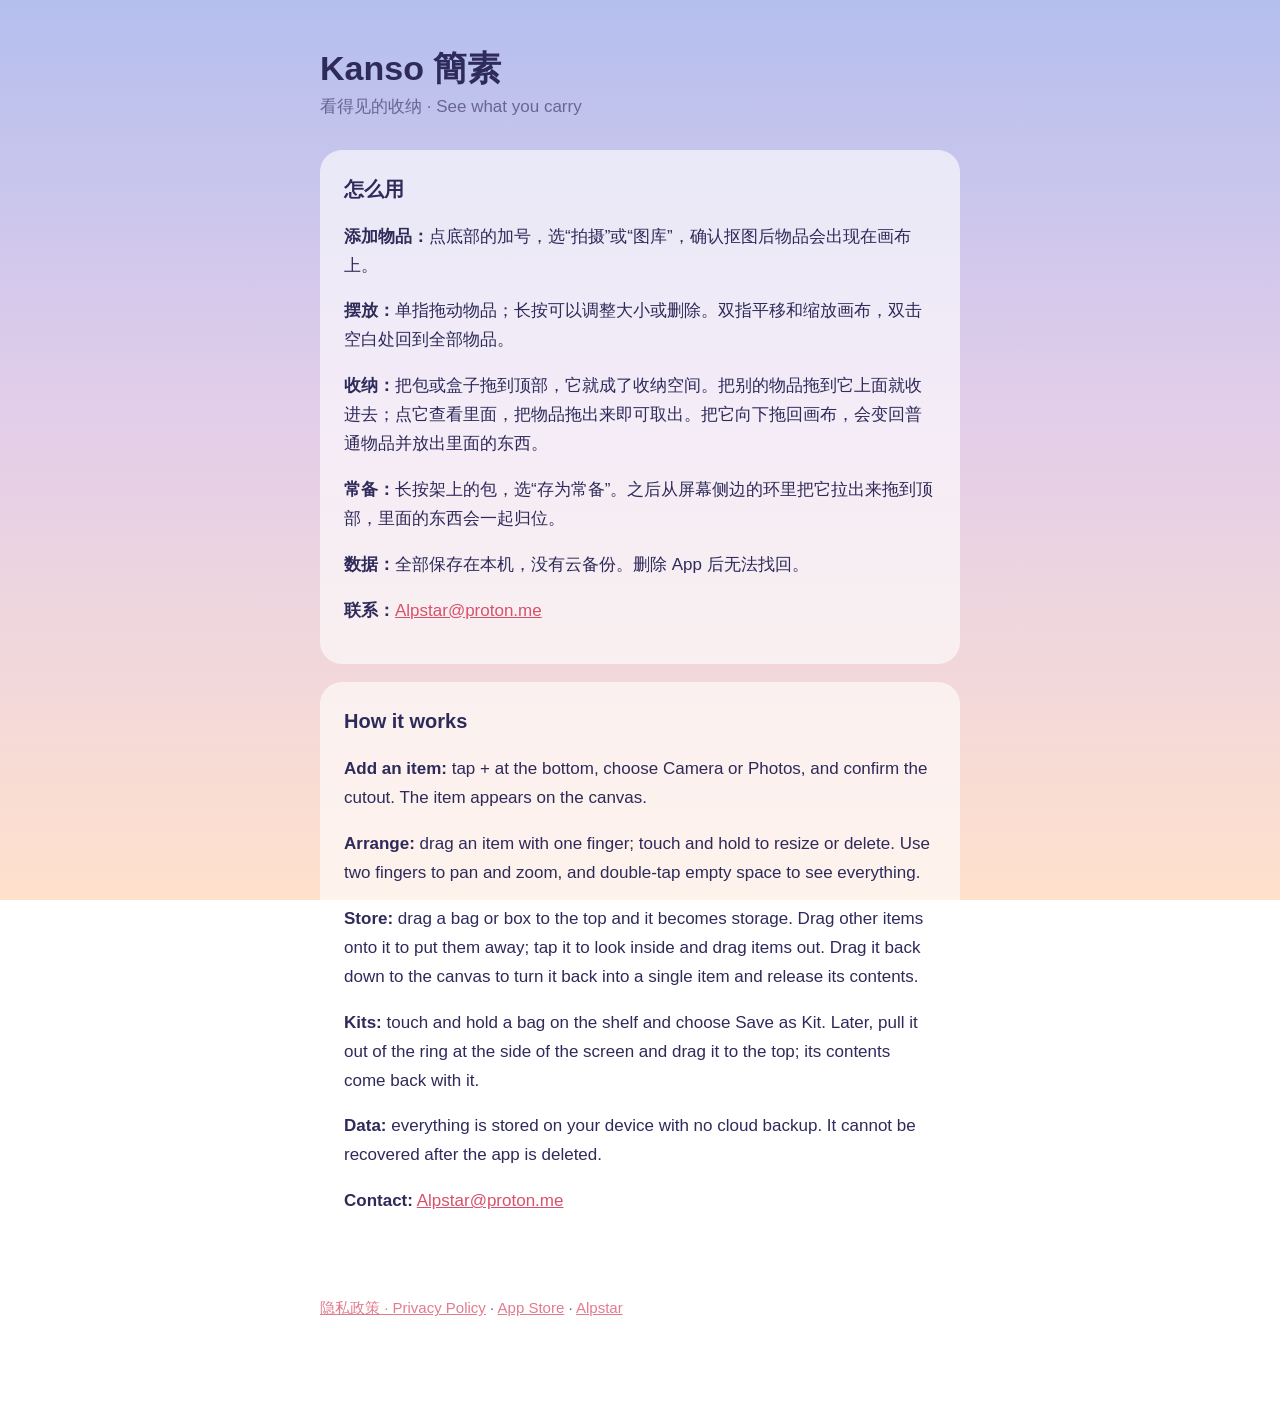
<file: index.html>
<!doctype html>
<html lang="zh-Hans"><head><meta charset="utf-8"><meta name="viewport" content="width=device-width,initial-scale=1">
<title>Kanso 簡素 · 支持 Support</title><link rel="stylesheet" href="style.css"><meta name="description" content="Kanso 簡素：给包里和架上的物品留一份照片清单。支持与隐私政策。Support and privacy policy for Kanso."><link rel="icon" href="icon.webp" type="image/webp"><link rel="apple-touch-icon" href="icon.webp"></head>
<body><main>
<h1>Kanso 簡素</h1>
<p class="sub">看得见的收纳 · See what you carry</p>

<div class="card">
<h2 style="margin-top:0">怎么用</h2>
<p><b>添加物品：</b>点底部的加号，选“拍摄”或“图库”，确认抠图后物品会出现在画布上。</p>
<p><b>摆放：</b>单指拖动物品；长按可以调整大小或删除。双指平移和缩放画布，双击空白处回到全部物品。</p>
<p><b>收纳：</b>把包或盒子拖到顶部，它就成了收纳空间。把别的物品拖到它上面就收进去；点它查看里面，把物品拖出来即可取出。把它向下拖回画布，会变回普通物品并放出里面的东西。</p>
<p><b>常备：</b>长按架上的包，选“存为常备”。之后从屏幕侧边的环里把它拉出来拖到顶部，里面的东西会一起归位。</p>
<p><b>数据：</b>全部保存在本机，没有云备份。删除 App 后无法找回。</p>
<p><b>联系：</b><a href="mailto:Alpstar@proton.me">Alpstar@proton.me</a></p>
</div>

<div class="card">
<h2 style="margin-top:0">How it works</h2>
<p><b>Add an item:</b> tap + at the bottom, choose Camera or Photos, and confirm the cutout. The item appears on the canvas.</p>
<p><b>Arrange:</b> drag an item with one finger; touch and hold to resize or delete. Use two fingers to pan and zoom, and double-tap empty space to see everything.</p>
<p><b>Store:</b> drag a bag or box to the top and it becomes storage. Drag other items onto it to put them away; tap it to look inside and drag items out. Drag it back down to the canvas to turn it back into a single item and release its contents.</p>
<p><b>Kits:</b> touch and hold a bag on the shelf and choose Save as Kit. Later, pull it out of the ring at the side of the screen and drag it to the top; its contents come back with it.</p>
<p><b>Data:</b> everything is stored on your device with no cloud backup. It cannot be recovered after the app is deleted.</p>
<p><b>Contact:</b> <a href="mailto:Alpstar@proton.me">Alpstar@proton.me</a></p>
</div>
<nav><a href="privacy.html">隐私政策 · Privacy Policy</a> · <a href="https://apps.apple.com/app/id6835494976">App Store</a> · <a href="https://alpstar.dev">Alpstar</a></nav>
</main></body></html>
</file>
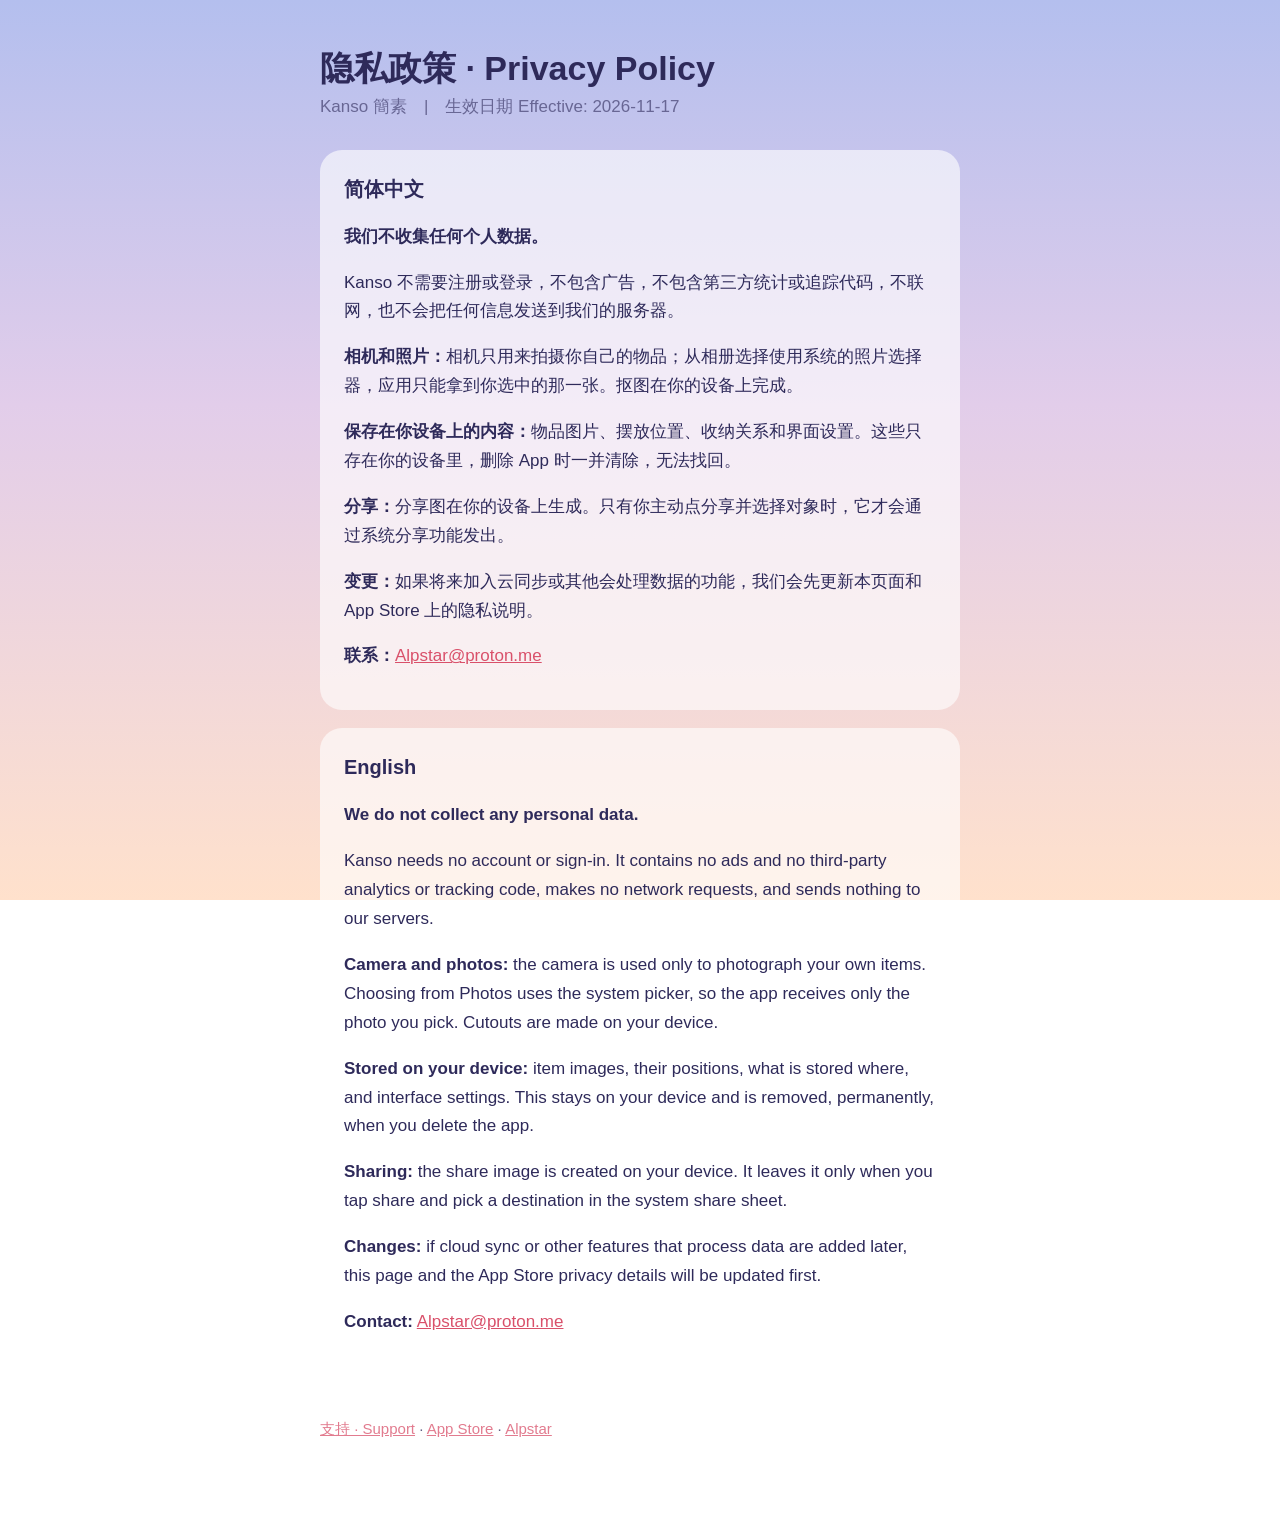
<file: privacy.html>
<!doctype html>
<html lang="zh-Hans"><head><meta charset="utf-8"><meta name="viewport" content="width=device-width,initial-scale=1">
<title>Kanso 簡素 · 隐私政策 Privacy Policy</title><link rel="stylesheet" href="style.css"><link rel="icon" href="icon.webp" type="image/webp"><link rel="apple-touch-icon" href="icon.webp"></head>
<body><main>
<h1>隐私政策 · Privacy Policy</h1>
<p class="sub">Kanso 簡素　|　生效日期 Effective: 2026-11-17</p>

<div class="card">
<h2 style="margin-top:0">简体中文</h2>
<p><b>我们不收集任何个人数据。</b></p>
<p>Kanso 不需要注册或登录，不包含广告，不包含第三方统计或追踪代码，不联网，也不会把任何信息发送到我们的服务器。</p>
<p><b>相机和照片：</b>相机只用来拍摄你自己的物品；从相册选择使用系统的照片选择器，应用只能拿到你选中的那一张。抠图在你的设备上完成。</p>
<p><b>保存在你设备上的内容：</b>物品图片、摆放位置、收纳关系和界面设置。这些只存在你的设备里，删除 App 时一并清除，无法找回。</p>
<p><b>分享：</b>分享图在你的设备上生成。只有你主动点分享并选择对象时，它才会通过系统分享功能发出。</p>
<p><b>变更：</b>如果将来加入云同步或其他会处理数据的功能，我们会先更新本页面和 App Store 上的隐私说明。</p>
<p><b>联系：</b><a href="mailto:Alpstar@proton.me">Alpstar@proton.me</a></p>
</div>

<div class="card">
<h2 style="margin-top:0">English</h2>
<p><b>We do not collect any personal data.</b></p>
<p>Kanso needs no account or sign-in. It contains no ads and no third-party analytics or tracking code, makes no network requests, and sends nothing to our servers.</p>
<p><b>Camera and photos:</b> the camera is used only to photograph your own items. Choosing from Photos uses the system picker, so the app receives only the photo you pick. Cutouts are made on your device.</p>
<p><b>Stored on your device:</b> item images, their positions, what is stored where, and interface settings. This stays on your device and is removed, permanently, when you delete the app.</p>
<p><b>Sharing:</b> the share image is created on your device. It leaves it only when you tap share and pick a destination in the system share sheet.</p>
<p><b>Changes:</b> if cloud sync or other features that process data are added later, this page and the App Store privacy details will be updated first.</p>
<p><b>Contact:</b> <a href="mailto:Alpstar@proton.me">Alpstar@proton.me</a></p>
</div>
<nav><a href="index.html">支持 · Support</a> · <a href="https://apps.apple.com/app/id6835494976">App Store</a> · <a href="https://alpstar.dev">Alpstar</a></nav>
</main></body></html>
</file>
<file: style.css>
:root{--ink:#2e2a5a;--bg1:#b4bfee;--bg2:#e2cdea;--bg3:#ffe1cc}
*{box-sizing:border-box}
body{margin:0;min-height:100vh;font:17px/1.7 -apple-system,BlinkMacSystemFont,"PingFang SC","Hiragino Sans","Apple SD Gothic Neo",sans-serif;color:var(--ink);background:linear-gradient(180deg,var(--bg1),var(--bg2) 45%,var(--bg3)) fixed}
main{max-width:680px;margin:0 auto;padding:48px 20px 80px}
h1{font-size:34px;line-height:1.2;margin:0 0 4px}
h2{font-size:20px;margin:36px 0 8px}
.sub{opacity:.6;margin:0 0 28px}
.card{background:rgba(255,255,255,.62);border-radius:22px;padding:22px 24px;margin:18px 0}
a{color:#d9506a}
nav{margin-top:40px;font-size:15px;opacity:.75}
hr{border:0;border-top:1px solid rgba(46,42,90,.15);margin:36px 0}
</file>
